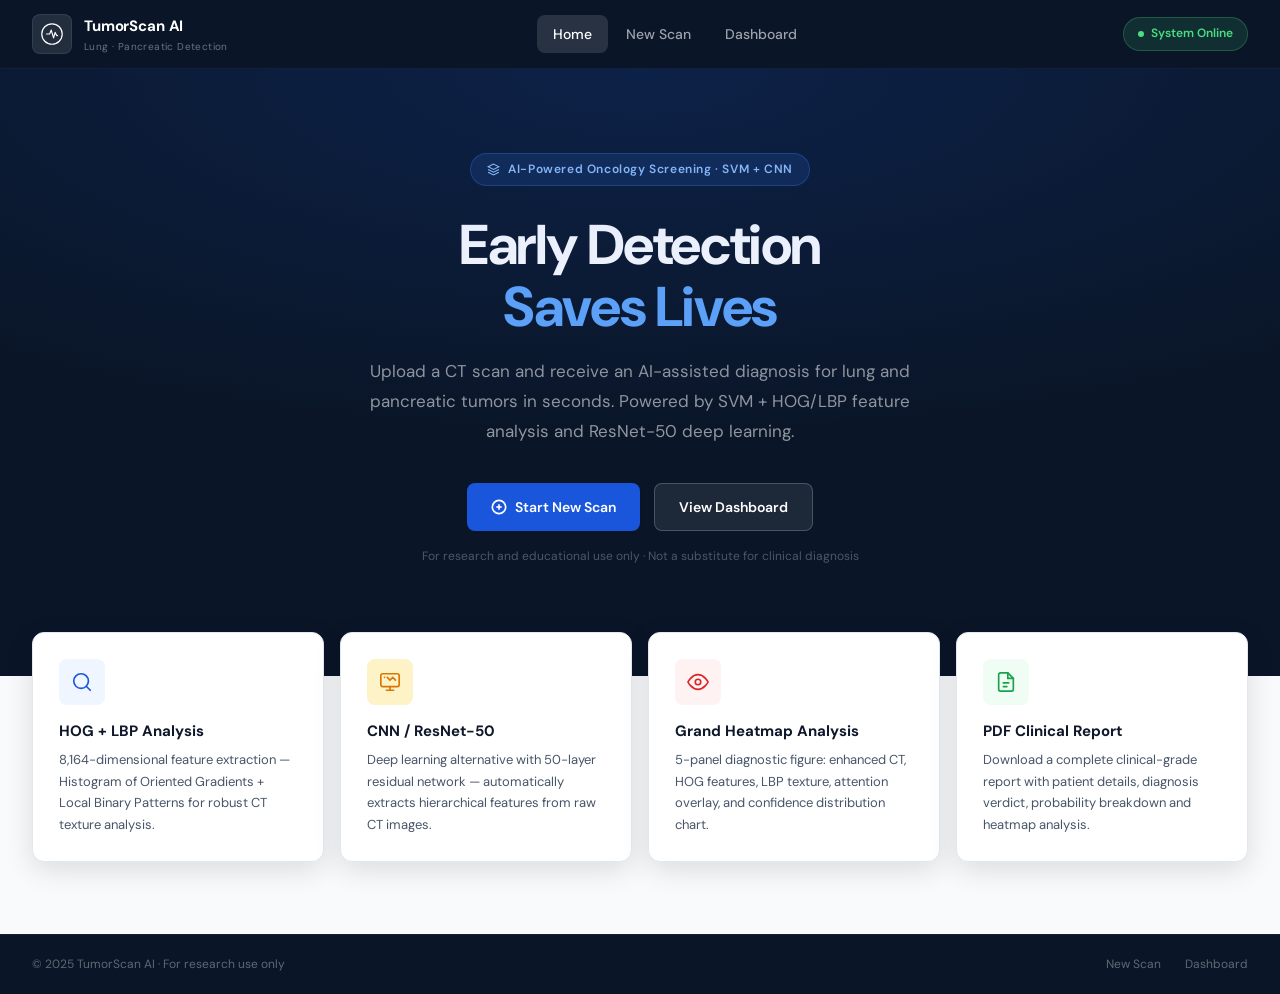
<file: templates/index.html>
<!DOCTYPE html>
<html lang="en">
<head>
  <meta charset="UTF-8"/>
  <meta name="viewport" content="width=device-width, initial-scale=1.0"/>
  <title>TumorScan AI — Medical Diagnostics</title>
  <link href="https://fonts.googleapis.com/css2?family=Space+Mono:wght@400;700&family=DM+Sans:opsz,wght@9..40,300;9..40,400;9..40,500;9..40,600;9..40,700&display=swap" rel="stylesheet"/>
  <link rel="stylesheet" href="/static/css/style.css"/>
</head>
<body>

<header class="header">
  <div class="header-inner">
    <a href="/" class="logo">
      <div class="logo-icon">
        <svg width="22" height="22" viewBox="0 0 28 28" fill="none">
          <circle cx="14" cy="14" r="13" stroke="white" stroke-width="1.5"/>
          <path d="M7 14h4l2-5 3 10 2-7 2 4h1" stroke="white" stroke-width="1.5" stroke-linecap="round" stroke-linejoin="round"/>
        </svg>
      </div>
      <div><div class="logo-title">TumorScan AI</div><div class="logo-sub">Lung · Pancreatic Detection</div></div>
    </a>
    <nav class="nav">
      <a href="/" class="nav-link nav-link--active">Home</a>
      <a href="/patient" class="nav-link">New Scan</a>
      <a href="/dashboard" class="nav-link">Dashboard</a>
    </nav>
    <div class="status-pill"><span class="status-dot"></span>System Online</div>
  </div>
</header>

<main style="flex:1;">
  <section class="hero-section">
    <div class="hero-tag">
      <svg width="13" height="13" viewBox="0 0 24 24" fill="none" stroke="currentColor" stroke-width="2"><path d="M12 2L2 7l10 5 10-5-10-5zM2 17l10 5 10-5M2 12l10 5 10-5"/></svg>
      AI-Powered Oncology Screening · SVM + CNN
    </div>
    <h1 class="hero-title">Early Detection<br/><span>Saves Lives</span></h1>
    <p class="hero-desc">Upload a CT scan and receive an AI-assisted diagnosis for lung and pancreatic tumors in seconds. Powered by SVM + HOG/LBP feature analysis and ResNet-50 deep learning.</p>
    <div class="hero-actions">
      <a href="/patient" class="btn-primary">
        <svg width="16" height="16" viewBox="0 0 24 24" fill="none" stroke="currentColor" stroke-width="2.5"><circle cx="12" cy="12" r="10"/><line x1="12" y1="8" x2="12" y2="16"/><line x1="8" y1="12" x2="16" y2="12"/></svg>
        Start New Scan
      </a>
      <a href="/dashboard" class="btn-ghost" style="background:rgba(255,255,255,0.08);color:white;border-color:rgba(255,255,255,0.2);">View Dashboard</a>
    </div>
    <p class="hero-disclaimer">For research and educational use only · Not a substitute for clinical diagnosis</p>
  </section>

  <section class="features-section">
    <div class="feature-card">
      <div class="feature-icon" style="background:#eff6ff;">
        <svg width="22" height="22" viewBox="0 0 24 24" fill="none" stroke="#1a56db" stroke-width="1.8" stroke-linecap="round"><circle cx="11" cy="11" r="8"/><path d="M21 21l-4.35-4.35"/></svg>
      </div>
      <div class="feature-title">HOG + LBP Analysis</div>
      <div class="feature-desc">8,164-dimensional feature extraction — Histogram of Oriented Gradients + Local Binary Patterns for robust CT texture analysis.</div>
    </div>
    <div class="feature-card">
      <div class="feature-icon" style="background:#fef3c7;">
        <svg width="22" height="22" viewBox="0 0 24 24" fill="none" stroke="#d97706" stroke-width="1.8" stroke-linecap="round"><rect x="2" y="3" width="20" height="14" rx="2"/><path d="M8 21h8M12 17v4"/><path d="M6 7h.01M9 7l3 3 3-3 3 3"/></svg>
      </div>
      <div class="feature-title">CNN / ResNet-50</div>
      <div class="feature-desc">Deep learning alternative with 50-layer residual network — automatically extracts hierarchical features from raw CT images.</div>
    </div>
    <div class="feature-card">
      <div class="feature-icon" style="background:#fef2f2;">
        <svg width="22" height="22" viewBox="0 0 24 24" fill="none" stroke="#dc2626" stroke-width="1.8" stroke-linecap="round"><path d="M1 12s4-8 11-8 11 8 11 8-4 8-11 8-11-8-11-8z"/><circle cx="12" cy="12" r="3"/></svg>
      </div>
      <div class="feature-title">Grand Heatmap Analysis</div>
      <div class="feature-desc">5-panel diagnostic figure: enhanced CT, HOG features, LBP texture, attention overlay, and confidence distribution chart.</div>
    </div>
    <div class="feature-card">
      <div class="feature-icon" style="background:#f0fdf4;">
        <svg width="22" height="22" viewBox="0 0 24 24" fill="none" stroke="#16a34a" stroke-width="1.8" stroke-linecap="round"><path d="M14 2H6a2 2 0 0 0-2 2v16a2 2 0 0 0 2 2h12a2 2 0 0 0 2-2V8z"/><polyline points="14,2 14,8 20,8"/><line x1="9" y1="13" x2="15" y2="13"/><line x1="9" y1="17" x2="13" y2="17"/></svg>
      </div>
      <div class="feature-title">PDF Clinical Report</div>
      <div class="feature-desc">Download a complete clinical-grade report with patient details, diagnosis verdict, probability breakdown and heatmap analysis.</div>
    </div>
  </section>
</main>

<footer class="footer">
  <div class="footer-inner">
    <span>© 2025 TumorScan AI · For research use only</span>
    <div class="footer-links">
      <a href="/patient">New Scan</a>
      <a href="/dashboard">Dashboard</a>
    </div>
  </div>
</footer>
</body>
</html>
</file>
<file: static/css/style.css>
/* ═══════════════════════════════════════════════════════════════
   TumorScan AI v2 — Design System
   Clinical Light · Navy + Electric Blue · Refined Medical UI
   ═══════════════════════════════════════════════════════════════ */

*, *::before, *::after { box-sizing: border-box; margin: 0; padding: 0; }

:root {
  --navy:        #0a1628;
  --navy-mid:    #122040;
  --navy-light:  #1a3060;
  --blue:        #1a56db;
  --blue-light:  #3b82f6;
  --blue-pale:   #eff6ff;
  --white:       #ffffff;
  --off-white:   #f8fafc;
  --surface:     #f1f5f9;
  --border:      #e2e8f0;
  --border-dark: #cbd5e1;

  --text:        #0f172a;
  --text-2:      #475569;
  --text-3:      #94a3b8;

  --danger:      #dc2626;
  --danger-dim:  #fef2f2;
  --danger-bdr:  #fecaca;
  --warning:     #d97706;
  --warning-dim: #fffbeb;
  --warning-bdr: #fde68a;
  --success:     #16a34a;
  --success-dim: #f0fdf4;
  --success-bdr: #bbf7d0;

  --font-sans: 'DM Sans', sans-serif;
  --font-mono: 'Space Mono', monospace;
  --radius:    8px;
  --radius-lg: 12px;
  --shadow:    0 1px 3px rgba(0,0,0,0.08), 0 1px 2px rgba(0,0,0,0.04);
  --shadow-md: 0 4px 12px rgba(0,0,0,0.08);
  --shadow-lg: 0 8px 28px rgba(0,0,0,0.12);
  --t:         0.18s ease;
}

html { scroll-behavior: smooth; }
body {
  background: var(--off-white);
  color: var(--text);
  font-family: var(--font-sans);
  font-size: 15px;
  line-height: 1.6;
  min-height: 100dvh;
  display: flex;
  flex-direction: column;
}

/* ── HEADER ─────────────────────────────────────────────────── */
.header {
  background: var(--navy);
  border-bottom: 1px solid var(--navy-mid);
  position: sticky; top: 0; z-index: 100;
}
.header-inner {
  max-width: 1300px; margin: 0 auto; padding: 0 32px;
  display: flex; align-items: center; justify-content: space-between;
  gap: 24px; height: 68px;
}
.logo { display: flex; align-items: center; gap: 12px; text-decoration: none; }
.logo-icon {
  width: 40px; height: 40px; border-radius: var(--radius);
  background: rgba(255,255,255,0.1); border: 1px solid rgba(255,255,255,0.08);
  display: flex; align-items: center; justify-content: center; flex-shrink: 0;
}
.logo-title { font-size: 15px; font-weight: 700; color: #fff; letter-spacing: -0.01em; }
.logo-sub   { font-size: 10px; color: rgba(255,255,255,0.4); margin-top: 1px; letter-spacing: 0.04em; }

.nav { display: flex; gap: 2px; }
.nav-link {
  font-size: 14px; font-weight: 500; color: rgba(255,255,255,0.6);
  padding: 8px 16px; border-radius: var(--radius);
  text-decoration: none; transition: all var(--t);
}
.nav-link:hover { color: #fff; background: rgba(255,255,255,0.08); }
.nav-link--active { color: #fff; background: rgba(255,255,255,0.12); }

.status-pill {
  display: flex; align-items: center; gap: 7px;
  font-size: 12px; font-weight: 600; color: #4ade80;
  background: rgba(74,222,128,0.12); border: 1px solid rgba(74,222,128,0.25);
  padding: 6px 14px; border-radius: 100px; white-space: nowrap;
}
.status-dot {
  width: 6px; height: 6px; border-radius: 50%; background: #4ade80;
  animation: pulse-dot 2s ease-in-out infinite;
}
@keyframes pulse-dot { 0%,100%{opacity:1;} 50%{opacity:0.4;} }

/* ── BUTTONS ─────────────────────────────────────────────────── */
.btn-primary {
  display: inline-flex; align-items: center; gap: 8px;
  background: var(--blue); color: #fff;
  padding: 12px 24px; border-radius: var(--radius);
  font-size: 14px; font-weight: 600; text-decoration: none; border: none;
  cursor: pointer; transition: all var(--t);
  box-shadow: 0 1px 2px rgba(0,0,0,0.1);
}
.btn-primary:hover { background: #1d4ed8; transform: translateY(-1px); box-shadow: var(--shadow-md); }

.btn-ghost {
  display: inline-flex; align-items: center; gap: 8px;
  background: transparent; color: var(--navy);
  padding: 12px 24px; border-radius: var(--radius);
  font-size: 14px; font-weight: 600; text-decoration: none;
  border: 1.5px solid var(--border-dark); cursor: pointer; transition: all var(--t);
}
.btn-ghost:hover { border-color: var(--blue); color: var(--blue); }

/* ── PANEL ───────────────────────────────────────────────────── */
.panel {
  background: var(--white); border: 1px solid var(--border);
  border-radius: var(--radius-lg); padding: 28px; box-shadow: var(--shadow);
}
.panel-label {
  font-size: 10px; font-weight: 700; letter-spacing: 0.1em;
  color: var(--blue); text-transform: uppercase; margin-bottom: 6px;
}

/* ── HERO ────────────────────────────────────────────────────── */
.hero-section {
  background: var(--navy); padding: 84px 32px 110px; text-align: center;
  position: relative; overflow: hidden;
}
.hero-section::before {
  content: '';
  position: absolute; inset: 0;
  background: radial-gradient(ellipse 80% 60% at 50% 0%, rgba(26,86,219,0.18), transparent);
  pointer-events: none;
}
.hero-tag {
  display: inline-flex; align-items: center; gap: 8px;
  background: rgba(59,130,246,0.15); border: 1px solid rgba(59,130,246,0.3);
  color: #93c5fd; font-size: 12px; font-weight: 600; letter-spacing: 0.05em;
  padding: 6px 16px; border-radius: 100px; margin-bottom: 28px;
}
.hero-title {
  font-size: 56px; font-weight: 700; color: #fff;
  line-height: 1.1; letter-spacing: -0.025em; margin-bottom: 20px;
}
.hero-title span { color: #60a5fa; }
.hero-desc {
  font-size: 17px; color: rgba(255,255,255,0.55);
  max-width: 560px; margin: 0 auto 36px; line-height: 1.75;
}
.hero-actions { display: flex; gap: 14px; justify-content: center; flex-wrap: wrap; margin-bottom: 16px; }
.hero-disclaimer { font-size: 12px; color: rgba(255,255,255,0.28); }

/* ── FEATURES ────────────────────────────────────────────────── */
.features-section {
  max-width: 1300px; margin: -44px auto 0;
  padding: 0 32px 72px;
  display: grid; grid-template-columns: repeat(4, 1fr); gap: 16px;
  position: relative; z-index: 2;
}
.feature-card {
  background: var(--white); border: 1px solid var(--border);
  border-radius: var(--radius-lg); padding: 26px; box-shadow: var(--shadow-lg);
  transition: transform var(--t), box-shadow var(--t);
}
.feature-card:hover { transform: translateY(-3px); box-shadow: 0 12px 30px rgba(0,0,0,0.1); }
.feature-icon {
  width: 46px; height: 46px; border-radius: var(--radius);
  display: flex; align-items: center; justify-content: center; margin-bottom: 14px;
}
.feature-title { font-size: 15px; font-weight: 700; color: var(--text); margin-bottom: 6px; }
.feature-desc  { font-size: 13px; color: var(--text-2); line-height: 1.65; }

/* ── PAGE LAYOUT ─────────────────────────────────────────────── */
.page-main { max-width: 1300px; margin: 0 auto; width: 100%; padding: 36px 32px; flex: 1; }
.page-header { margin-bottom: 28px; border-bottom: 1px solid var(--border); padding-bottom: 20px; }
.page-breadcrumb {
  font-size: 12px; color: var(--text-3); margin-bottom: 8px;
  display: flex; align-items: center; gap: 6px;
}
.page-breadcrumb a { color: var(--blue); text-decoration: none; }
.page-breadcrumb a:hover { text-decoration: underline; }
.page-title { font-size: 28px; font-weight: 700; color: var(--navy); letter-spacing: -0.015em; }
.page-sub   { font-size: 14px; color: var(--text-2); margin-top: 4px; }

/* ── SCAN FORM ───────────────────────────────────────────────── */
.scan-layout { display: grid; grid-template-columns: 440px 1fr; gap: 24px; align-items: start; }
.form-grid   { display: grid; grid-template-columns: 1fr 1fr; gap: 14px; margin-bottom: 22px; }
.form-field  { display: flex; flex-direction: column; gap: 6px; }
.field-label { font-size: 13px; font-weight: 600; color: var(--text); }
.form-input {
  background: var(--white); border: 1.5px solid var(--border);
  color: var(--text); border-radius: var(--radius);
  padding: 10px 14px; font-family: var(--font-sans); font-size: 14px; outline: none;
  transition: border-color var(--t), box-shadow var(--t);
}
.form-input:focus { border-color: var(--blue); box-shadow: 0 0 0 3px rgba(26,86,219,0.1); }
.form-select { cursor: pointer; appearance: none;
  background-image: url("data:image/svg+xml,%3Csvg width='10' height='6' viewBox='0 0 10 6' fill='none' xmlns='http://www.w3.org/2000/svg'%3E%3Cpath d='M1 1l4 4 4-4' stroke='%2394a3b8' stroke-width='1.5' stroke-linecap='round'/%3E%3C/svg%3E");
  background-repeat: no-repeat; background-position: right 12px center;
  padding-right: 32px;
}
.divider      { height: 1px; background: var(--border); margin: 22px 0; }
.section-title {
  font-size: 11px; font-weight: 700; color: var(--navy);
  text-transform: uppercase; letter-spacing: 0.08em; margin-bottom: 14px;
}

/* ── MODEL SELECTOR ──────────────────────────────────────────── */
.model-selector { display: grid; grid-template-columns: 1fr 1fr; gap: 10px; margin-bottom: 22px; }
.model-option {
  border: 1.5px solid var(--border); border-radius: var(--radius);
  padding: 14px 16px; cursor: pointer; background: var(--off-white);
  transition: all var(--t); display: flex; flex-direction: column; gap: 4px;
}
.model-option:hover { border-color: var(--blue); background: var(--blue-pale); }
.model-option.active {
  border-color: var(--blue); background: var(--blue-pale);
  box-shadow: 0 0 0 3px rgba(26,86,219,0.1);
}
.model-option-badge {
  font-size: 9px; font-weight: 700; letter-spacing: 0.1em;
  text-transform: uppercase; padding: 2px 8px; border-radius: 4px;
  display: inline-block; margin-bottom: 4px; width: fit-content;
}
.model-option-badge--dl  { background: rgba(26,86,219,0.12); color: var(--blue); }
.model-option-badge--ml  { background: rgba(217,119,6,0.12);  color: var(--warning); }
.model-option-name { font-size: 14px; font-weight: 700; color: var(--navy); }
.model-option-desc { font-size: 11px; color: var(--text-2); line-height: 1.5; }

/* ── ORGAN TOGGLE ────────────────────────────────────────────── */
.toggle-group { display: grid; grid-template-columns: 1fr 1fr; gap: 10px; }
.field-group  { margin-bottom: 22px; }
.toggle-btn {
  display: flex; align-items: center; gap: 9px;
  background: var(--off-white); border: 1.5px solid var(--border);
  color: var(--text-2); border-radius: var(--radius);
  padding: 12px 16px; font-size: 14px; font-weight: 600;
  cursor: pointer; transition: all var(--t);
}
.toggle-btn:hover { border-color: var(--blue); color: var(--navy); }
.toggle-btn.active {
  border-color: var(--blue); color: var(--blue);
  background: var(--blue-pale); font-weight: 700;
}

/* ── UPLOAD ──────────────────────────────────────────────────── */
.upload-zone {
  border: 2px dashed var(--border-dark); border-radius: var(--radius);
  padding: 32px 20px; text-align: center; cursor: pointer;
  background: var(--off-white); transition: all var(--t);
}
.upload-zone:hover, .upload-zone.dragover { border-color: var(--blue); background: var(--blue-pale); }
.upload-zone:focus { outline: 2px solid var(--blue); outline-offset: 2px; }
.upload-icon { margin-bottom: 10px; }
.upload-text { font-size: 14px; font-weight: 500; color: var(--text-2); margin-bottom: 4px; }
.upload-hint { font-size: 11px; color: var(--text-3); }
.upload-zone.has-file { border-color: var(--success); background: var(--success-dim); }
.upload-zone.has-file .upload-text { color: var(--success); font-weight: 700; }

/* ── PREDICT BTN ─────────────────────────────────────────────── */
.predict-btn {
  width: 100%; display: flex; align-items: center; justify-content: space-between;
  padding: 15px 22px; background: var(--navy); color: #fff;
  border: none; border-radius: var(--radius);
  font-size: 15px; font-weight: 700; cursor: pointer;
  transition: all var(--t); margin-bottom: 14px;
  box-shadow: 0 2px 8px rgba(10,22,40,0.2);
}
.predict-btn:hover:not(:disabled) {
  background: var(--navy-mid); transform: translateY(-1px);
  box-shadow: 0 5px 18px rgba(10,22,40,0.28);
}
.predict-btn:disabled {
  background: var(--surface); color: var(--text-3); cursor: not-allowed; box-shadow: none;
}
.disclaimer { font-size: 11px; color: var(--text-3); text-align: center; line-height: 1.6; }

/* ── PREVIEW ─────────────────────────────────────────────────── */
.preview-frame {
  background: var(--surface); border: 1.5px solid var(--border);
  border-radius: var(--radius); aspect-ratio: 4/3; overflow: hidden;
  display: flex; align-items: center; justify-content: center; margin-bottom: 16px;
  position: relative;
}
.preview-empty {
  display: flex; flex-direction: column; align-items: center; gap: 12px;
  color: var(--text-3); font-size: 13px;
}
#preview-img { width: 100%; height: 100%; object-fit: contain; }

/* ── LOADING ─────────────────────────────────────────────────── */
.loading-state {
  display: flex; flex-direction: column; align-items: center; gap: 14px;
  padding: 28px; border: 1px solid var(--border);
  border-radius: var(--radius); background: var(--white);
  margin-top: 16px; box-shadow: var(--shadow);
}
.pulse-rings { position: relative; width: 52px; height: 52px; }
.ring {
  position: absolute; border: 2px solid var(--blue);
  border-radius: 50%; animation: ring-pulse 2s ease-out infinite;
}
.ring-1{inset:16px;animation-delay:0s;}
.ring-2{inset:8px;animation-delay:0.4s;}
.ring-3{inset:0;animation-delay:0.8s;}
@keyframes ring-pulse{0%{opacity:1;transform:scale(0.5);}100%{opacity:0;transform:scale(1);}}
.loading-text { font-size: 14px; font-weight: 700; color: var(--navy); }
.loading-sub  { font-size: 12px; color: var(--text-3); }

/* ── ERROR ───────────────────────────────────────────────────── */
.error-panel {
  display: flex; align-items: flex-start; gap: 12px;
  padding: 14px 18px; background: var(--danger-dim);
  border: 1px solid var(--danger-bdr); border-radius: var(--radius); margin-top: 14px;
}
.error-icon {
  width: 28px; height: 28px; background: var(--danger); border-radius: 50%;
  display: flex; align-items: center; justify-content: center;
  color: #fff; font-weight: 700; font-size: 13px; flex-shrink: 0; margin-top: 1px;
}
.error-text { font-size: 14px; color: var(--danger); line-height: 1.5; }

/* ── PATIENT CARD ────────────────────────────────────────────── */
.patient-card {
  display: flex; align-items: center; gap: 12px;
  background: var(--off-white); border: 1px solid var(--border);
  border-radius: var(--radius); padding: 14px; margin-top: 14px;
}
.patient-avatar {
  width: 44px; height: 44px; border-radius: 50%;
  background: var(--navy); color: #fff;
  display: flex; align-items: center; justify-content: center;
  font-size: 15px; font-weight: 700; flex-shrink: 0;
}
.patient-name { font-size: 14px; font-weight: 700; color: var(--navy); }
.patient-meta { font-size: 12px; color: var(--text-2); margin-top: 2px; }

/* ── RESULTS PAGE ────────────────────────────────────────────── */
.results-top { display: grid; grid-template-columns: 1fr 1fr; gap: 24px; margin-bottom: 24px; }

/* Verdict */
.verdict-panel { text-align: center; }
.verdict-badge {
  display: inline-flex; align-items: center; gap: 8px;
  padding: 10px 22px; border-radius: 100px;
  font-size: 15px; font-weight: 700; margin-bottom: 16px;
}
.verdict-badge--detected { background: var(--danger-dim); color: var(--danger); border: 1.5px solid var(--danger-bdr); }
.verdict-badge--warning  { background: var(--warning-dim); color: var(--warning); border: 1.5px solid var(--warning-bdr); }
.verdict-badge--normal   { background: var(--success-dim); color: var(--success); border: 1.5px solid var(--success-bdr); }

.verdict-label { font-size: 24px; font-weight: 700; color: var(--navy); margin-bottom: 6px; }
.verdict-sub   { font-size: 14px; color: var(--text-2); margin-bottom: 6px; }
.verdict-model-tag {
  display: inline-block;
  font-size: 11px; font-weight: 600; letter-spacing: 0.06em;
  padding: 3px 10px; border-radius: 4px;
  background: var(--blue-pale); color: var(--blue);
  border: 1px solid rgba(26,86,219,0.2);
}

/* Confidence */
.confidence-block { margin-top: 18px; }
.confidence-header {
  display: flex; justify-content: space-between;
  font-size: 11px; font-weight: 700; color: var(--text-2);
  text-transform: uppercase; letter-spacing: 0.07em; margin-bottom: 8px;
}
.confidence-score { color: var(--blue); font-family: var(--font-mono); }
.confidence-track { height: 10px; background: var(--surface); border-radius: 6px; overflow: hidden; border: 1px solid var(--border); }
.confidence-fill  { height: 100%; border-radius: 6px; transition: width 0.9s cubic-bezier(0.4,0,0.2,1); }

/* Probs */
.probs-block { display: flex; flex-direction: column; gap: 10px; margin-top: 18px; }
.prob-row { display: flex; align-items: center; gap: 10px; font-size: 13px; }
.prob-row-label { flex:1; color: var(--text-2); font-weight: 600; min-width: 100px; }
.prob-row-track { flex:2; height: 6px; background: var(--surface); border-radius: 4px; overflow: hidden; border: 1px solid var(--border); }
.prob-row-fill  { height: 100%; border-radius: 4px; background: var(--border-dark); transition: width 0.7s ease; }
.prob-row-fill--active { background: var(--blue); }
.prob-row-fill--danger  { background: var(--danger); }
.prob-row-fill--warning { background: var(--warning); }
.prob-row-pct { font-size: 12px; font-weight: 700; color: var(--text); min-width: 40px; text-align: right; font-family: var(--font-mono); }

/* Patient info */
.patient-row { display: flex; align-items: center; gap: 14px; margin-bottom: 18px; padding-bottom: 18px; border-bottom: 1px solid var(--border); }
.info-grid { display: grid; grid-template-columns: 1fr 1fr; gap: 10px; }
.info-item { background: var(--off-white); border: 1px solid var(--border); border-radius: var(--radius); padding: 12px; }
.info-key  { font-size: 10px; font-weight: 700; color: var(--text-3); text-transform: uppercase; letter-spacing: 0.07em; margin-bottom: 4px; }
.info-val  { font-size: 14px; font-weight: 700; color: var(--navy); }

.no-data-state { text-align: center; padding: 90px 20px; color: var(--text-3); font-size: 15px; }

/* Heatmap section */
.heatmap-panel { margin-top: 24px; }
.heatmap-description {
  font-size: 13px; color: var(--text-2); margin: 10px 0 18px; line-height: 1.7;
  background: var(--off-white); border: 1px solid var(--border);
  border-radius: var(--radius); padding: 12px 16px;
  border-left: 3px solid var(--blue);
}
#heatmap-img {
  width: 100%; border-radius: var(--radius); border: 1px solid var(--border);
  box-shadow: var(--shadow-md);
}

/* ── DASHBOARD ───────────────────────────────────────────────── */
.metrics-grid { display: grid; grid-template-columns: repeat(4,1fr); gap: 16px; margin-bottom: 24px; }
.metric-card {
  background: var(--white); border: 1px solid var(--border);
  border-radius: var(--radius-lg); padding: 22px; box-shadow: var(--shadow);
}
.metric-label { font-size: 11px; font-weight: 700; color: var(--text-2); text-transform: uppercase; letter-spacing: 0.07em; margin-bottom: 10px; }
.metric-value { font-size: 32px; font-weight: 700; margin-bottom: 4px; font-family: var(--font-mono); }
.metric-sub   { font-size: 12px; color: var(--text-3); }

.dash-grid { display: grid; grid-template-columns: 1fr 1fr; gap: 24px; }

/* Confusion matrix */
.cm-grid { display: grid; gap: 3px; margin-top: 12px; }
.cm-3x3  { grid-template-columns: auto 1fr 1fr 1fr; }
.cm-2x2  { grid-template-columns: auto 1fr 1fr; }
.cm-cell { padding: 12px 8px; border-radius: 6px; text-align: center; font-size: 12px; font-weight: 500; }
.cm-header { background: var(--surface); color: var(--text-2); font-size: 10px; font-weight: 700; letter-spacing: 0.05em; }
.cm-tp { background: var(--success-dim); color: var(--success); font-size: 20px; font-weight: 700; border: 1px solid var(--success-bdr); }
.cm-fp { background: var(--danger-dim);  color: var(--danger);  font-size: 20px; font-weight: 700; border: 1px solid var(--danger-bdr); }
.cm-fn { background: var(--danger-dim);  color: var(--danger);  font-size: 20px; font-weight: 700; border: 1px solid var(--danger-bdr); }
.cm-tn { background: var(--success-dim); color: var(--success); font-size: 20px; font-weight: 700; border: 1px solid var(--success-bdr); }

.arch-table { display: flex; flex-direction: column; }
.arch-row { display: flex; justify-content: space-between; align-items: center; padding: 10px 0; border-bottom: 1px solid var(--border); font-size: 13px; }
.arch-row:last-child { border-bottom: none; }
.arch-key { color: var(--text-2); font-weight: 500; }
.arch-val { font-weight: 700; color: var(--navy); font-family: var(--font-mono); font-size: 12px; }

.dist-block { display: flex; align-items: center; gap: 12px; margin-bottom: 10px; }
.dist-label { font-size: 13px; color: var(--text-2); min-width: 160px; font-weight: 500; }
.dist-track { flex: 1; height: 6px; background: var(--surface); border-radius: 4px; overflow: hidden; border: 1px solid var(--border); }
.dist-fill  { height: 100%; border-radius: 4px; }
.dist-pct   { font-size: 12px; font-weight: 700; color: var(--text); min-width: 36px; text-align: right; font-family: var(--font-mono); }

/* ── FOOTER ──────────────────────────────────────────────────── */
.footer { background: var(--navy); border-top: 1px solid var(--navy-mid); padding: 20px 32px; margin-top: auto; }
.footer-inner {
  max-width: 1300px; margin: 0 auto;
  display: flex; justify-content: space-between; align-items: center;
  font-size: 12px; color: rgba(255,255,255,0.35);
}
.footer-links { display: flex; gap: 24px; }
.footer-links a { color: rgba(255,255,255,0.35); text-decoration: none; font-size: 12px; }
.footer-links a:hover { color: rgba(255,255,255,0.75); }

/* ── ANIMATIONS ──────────────────────────────────────────────── */
@keyframes slide-up { from{opacity:0;transform:translateY(8px);} to{opacity:1;transform:translateY(0);} }
.animate-up { animation: slide-up 0.32s ease; }

/* ── RESPONSIVE ──────────────────────────────────────────────── */
@media (max-width: 1100px) {
  .features-section { grid-template-columns: 1fr 1fr; }
  .metrics-grid     { grid-template-columns: 1fr 1fr; }
}
@media (max-width: 900px) {
  .scan-layout  { grid-template-columns: 1fr; }
  .results-top  { grid-template-columns: 1fr; }
  .dash-grid    { grid-template-columns: 1fr; }
}
@media (max-width: 640px) {
  .header-inner       { padding: 0 16px; }
  .page-main          { padding: 24px 16px; }
  .features-section   { grid-template-columns: 1fr; padding: 0 16px 48px; }
  .hero-section       { padding: 52px 16px 90px; }
  .hero-title         { font-size: 36px; }
  .metrics-grid       { grid-template-columns: 1fr 1fr; }
  .footer-inner       { flex-direction: column; gap: 12px; text-align: center; }
  .nav                { display: none; }
}
/* ── MODEL CARDS ─────────────────────────────────────────────── */
.model-cards { display: flex; flex-direction: column; gap: 10px; margin-bottom: 22px; }

.model-card {
  text-align: left; width: 100%; position: relative; overflow: hidden;
  background: var(--off-white); border: 1.5px solid var(--border);
  border-radius: var(--radius); padding: 16px 16px 16px 20px;
  cursor: pointer; transition: all var(--t); color: var(--text);
}
.model-card:hover  { border-color: var(--blue); background: var(--blue-pale); }
.model-card.active {
  border-color: var(--blue); background: var(--blue-pale);
  box-shadow: 0 0 0 3px rgba(26,86,219,0.08);
}
.model-card.active::before {
  content: ''; position: absolute; left: 0; top: 0; bottom: 0;
  width: 4px; background: var(--blue); border-radius: 3px 0 0 3px;
}
.model-card-top  { margin-bottom: 6px; }
.model-card-name { font-size: 14px; font-weight: 700; color: var(--navy); margin-bottom: 4px; }
.model-card-desc { font-size: 12px; color: var(--text-2); line-height: 1.5; }

.model-badge {
  display: inline-block; font-size: 10px; font-weight: 700;
  padding: 2px 8px; border-radius: 4px; letter-spacing: 0.06em;
  text-transform: uppercase; background: var(--blue-pale);
  color: var(--blue); border: 1px solid rgba(26,86,219,0.2);
}
.model-badge--ml {
  background: var(--warning-dim); color: var(--warning);
  border-color: var(--warning-bdr);
}
</file>
